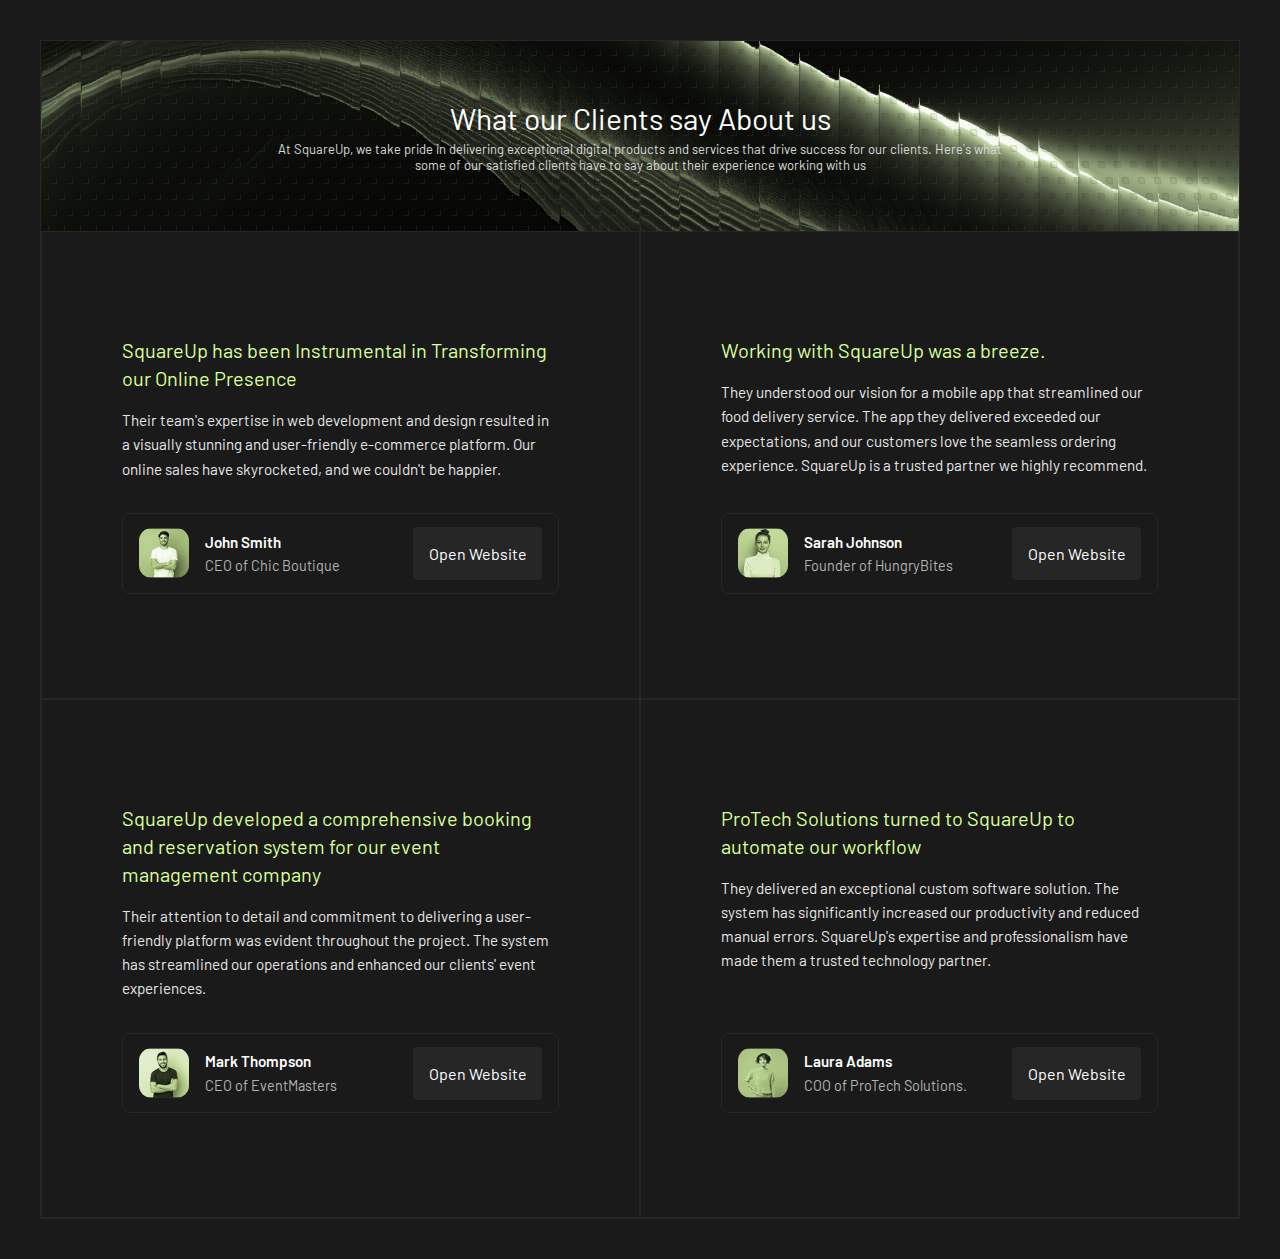
<file: client-page/client.html>
<!DOCTYPE html>
<html lang="en">
  <head>
    <meta charset="UTF-8" />
    <meta name="viewport" content="width=device-width, initial-scale=1.0" />
    <title>Document</title>
    <link rel="stylesheet" href="../global.css" />
    <link rel="stylesheet" href="main.css" />
  </head>
  <body>
   
        <!--Title-->
      <div class="title-area">
        <div class="title">What our Clients say About us</div>
        <div class="description">
          At SquareUp, we take pride in delivering exceptional digital products
          and services that drive success for our clients. Here's what some of
          our satisfied clients have to say about their experience working with
          us
        </div>
      </div>
      <!--Client Cards-->
      <div class="cards">
        <article class="card">
          <div class="text-container">
            <h3>
              SquareUp has been Instrumental in Transforming our Online Presence
            </h3>
            <p>
              Their team's expertise in web development and design resulted in a
              visually stunning and user-friendly e-commerce platform. Our
              online sales have skyrocketed, and we couldn't be happier.
            </p>
          </div>
          <div class="client">
            <div class="sub-container">
              <img src="media/Profile.png" alt="john" />
              <div class="client-info">
                <p class="name">John Smith</p>
                <p class="status">CEO of Chic Boutique</p>
              </div>
              <button>Open Website</button>
            </div>
          </div>
        </article>
        <article class="card">
          <div class="text-container">
            <h3>Working with SquareUp was a breeze.</h3>
            <p>
              They understood our vision for a mobile app that streamlined our
              food delivery service. The app they delivered exceeded our
              expectations, and our customers love the seamless ordering
              experience. SquareUp is a trusted partner we highly recommend.
            </p>
          </div>
          <div class="client">
            <div class="sub-container">
              <img src="media/Profile (1).png" alt="sarah" />
              <div class="client-info">
                <p class="name">Sarah Johnson</p>
                <p class="status">Founder of HungryBites</p>
              </div>
              <button>Open Website</button>
            </div>
          </div>
        </article>
        <article class="card">
          <div class="text-container">
            <h3>
              SquareUp developed a comprehensive booking and reservation system
              for our event management company
            </h3>
            <p>
              Their attention to detail and commitment to delivering a
              user-friendly platform was evident throughout the project. The
              system has streamlined our operations and enhanced our clients'
              event experiences.
            </p>
          </div>
          <div class="client">
            <div class="sub-container">
              <img src="media/Profile (2).png" alt="mark" />
              <div class="client-info">
                <p class="name">Mark Thompson</p>
                <p class="status">CEO of EventMasters</p>
              </div>
              <button>Open Website</button>
            </div>
          </div>
        </article>
        <article class="card">
          <div class="text-container">
            <h3>
              ProTech Solutions turned to SquareUp to automate our workflow
            </h3>
            <p>
              They delivered an exceptional custom software solution. The system
              has significantly increased our productivity and reduced manual
              errors. SquareUp's expertise and professionalism have made them a
              trusted technology partner.
            </p>
          </div>
          <div class="client">
            <div class="sub-container">
              <img src="media/Profile (3).png" alt="laura" />
              <div class="client-info">
                <p class="name">Laura Adams</p>
                <p class="status">COO of ProTech Solutions.</p>
              </div>
              <button>Open Website</button>
            </div>
          </div>
        </article>
      </div>
    
  </body>
</html>
</file>
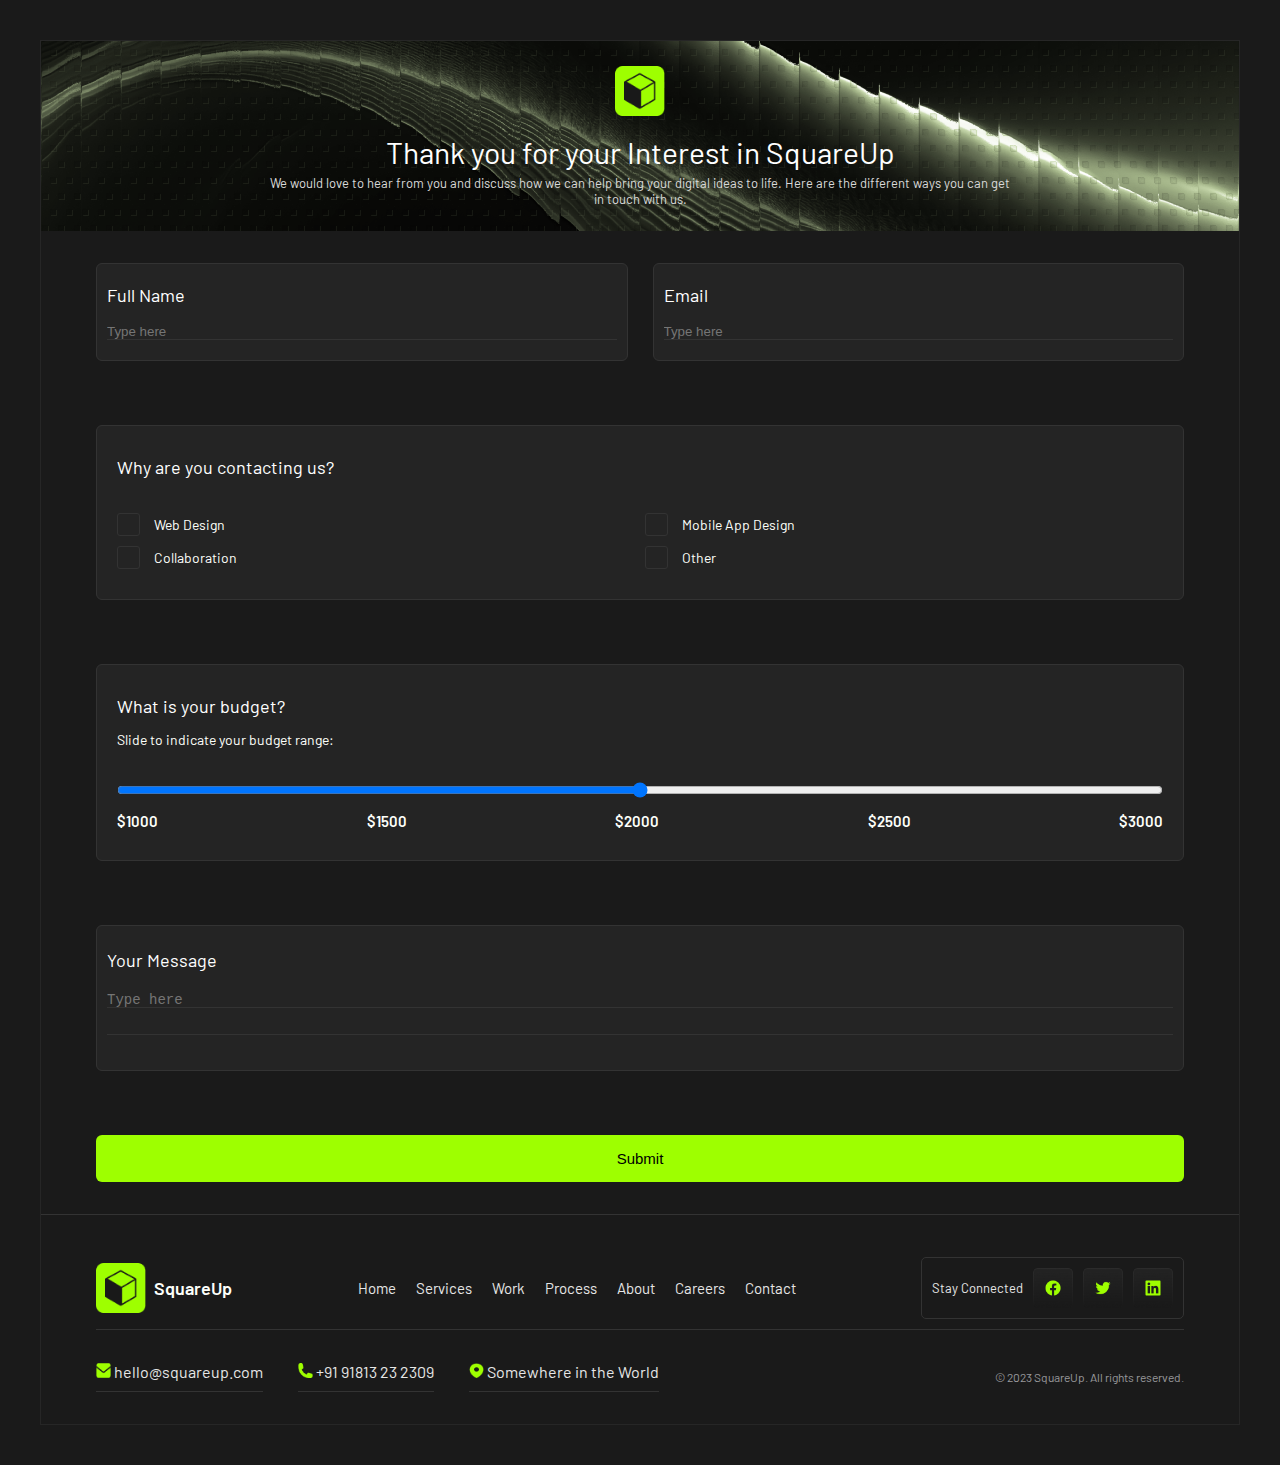
<file: register-page/register.html>
<!DOCTYPE html>
<html lang="en">
  <head>
    <meta charset="UTF-8" />
    <meta name="viewport" content="width=device-width, initial-scale=1.0" />
    <title>Register</title>
    <link rel="stylesheet" href="../global.css" />
    <link rel="stylesheet" href="main.css" />
  </head>
  <body>
    <div class="title-area">
      <div><img src="../Logo.png" alt="logo" id="logo" /></div>
      <div class="title">Thank you for your Interest in SquareUp</div>
      <div class="description">
        We would love to hear from you and discuss how we can help bring your
        digital ideas to life. Here are the different ways you can get in touch
        with us.
      </div>
      <button class="project">Start Project</button>
    </div>

    <section class="section">
      <form>
        <div class="info">
          <div class="info-box">
            <label for="fullName">Full Name</label>
            <input
              type="text"
              class="input-field"
              name="fullName"
              placeholder="Type here"
            />
          </div>

          <div class="info-box">
            <label for="email">Email</label>
            <input
              type="text"
              class="input-field"
              name="email"
              placeholder="Type here"
            />
          </div>
        </div>

        <div class="selection">
          <label for="options">Why are you contacting us?</label>
          <div class="options">
            <div class="select">
              <span class="check " onclick="selectOption(this)"></span>
              Web Design
            </div>
            <div class="select">
              <span class="check" onclick="selectOption(this)"></span>
              Mobile App Design
            </div>
            <div class="select">
              <span class="check " onclick="selectOption(this)"></span>
              Collaboration
            </div>
            <div class="select">
              <span class="check " onclick="selectOption(this)"></span>
              Other
            </div>
          </div>
        </div>

        <div class="budget">
          <label for="budget">What is your budget?</label>
          <p id="subtitle">Slide to indicate your budget range:</p>
          <input
            type="range"
            id="range-input"
            name="budget"
            min="1000"
            max="3000"
            step="500"
          />

          <div class="budget-values">
            <span>$1000</span>
            <span>$1500</span>
            <span>$2000</span>
            <span>$2500</span>
            <span>$3000</span>
          </div>
        </div>

        <div class="info-box message">
          <label for="message">Your Message</label>
          <textarea
            id="text-box"
            name="message"
            placeholder="Type here"
            rows="2"
          ></textarea>
        </div>

        <button type="submit" id="buton">Submit</button>
      </form>
    </section>

    <div class="footer-box">
      <section class="section">
        <div class="footer">
          <div class="logo-box">
            <img src="../Logo.png" alt="logo" id="footer-logo" />
            <span>SquareUp</span>
          </div>

          <div class="links">
            <a href="#">Home</a>
            <a href="#">Services</a>
            <a href="#">Work</a>
            <a href="#">Process</a>
            <a href="#">About</a>
            <a href="#">Careers</a>
            <a href="#">Contact</a>
          </div>

          <div class="socials">
            <span>Stay Connected</span>
            <img src="media/facebook.png" alt="facebook" class="icon" />
            <img src="media/twitter.png" alt="twitter" class="icon" />
            <img src="media/linkedin.png" alt="linkedin" class="icon" />
          </div>
        </div>

        <div class="contact-part">
          <div class="contact">
            <div class="contact-box">
              <img src="media/email.png" alt="email" class="contact-icon" />
              <span>hello@squareup.com</span>
            </div>

            <div class="contact-box">
              <img src="media/phone.png" alt="phone" class="contact-icon" />
              <span>+91 91813 23 2309</span>
            </div>

            <div class="contact-box">
              <img src="media/location.png" alt="location" class="contact-icon" />
              <span>Somewhere in the World</span>
            </div>
          </div>
          <span id="text">© 2023 SquareUp. All rights reserved.</span>
        </div>
      </section>
    </div>

    <script src="main.js"></script>
  </body>
</html>
</file>
<file: global.css>
@import url("https://fonts.googleapis.com/css2?family=Barlow:ital,wght@0,100;0,200;0,300;0,400;0,500;0,600;0,700;0,800;0,900;1,100;1,200;1,300;1,400;1,500;1,600;1,700;1,800;1,900&family=Work+Sans:ital,wght@0,100..900;1,100..900&display=swap");

* {
  margin: 0;
  padding: 0;
  box-sizing: border-box;
}

body {
  background-color: #1a1a1a;
  font-family: "Barlow", sans-serif;
  margin: 40px 40px;
  border: 1.5px solid #262626;
}

:root {
  --logo-green: #9eff00;
  --subheading: #d8ff99;
  --text: #e6e6e6;
  --button-input-bg: #262626;
  --title: #ffffff;
}

.title-area {
  position: relative;
  display: flex;
  flex-direction: column;
  align-items: center;
  justify-content: center;
  text-align: center;
  overflow: hidden;
  height: 190px;
  width: 100%;
  background-image: url("Container.png");
  background-position: center;
}

.title {
  font-size: 30px;
  color: var(--title);
}

.description {
  color: #d9d9d9;
  font-size: 13px;
  margin-top: 5px;
  max-width: 750px;
}

.section {
  padding: 2rem 55px;
}
</file>
<file: client-page/main.css>
@import url("https://fonts.googleapis.com/css2?family=Barlow:ital,wght@0,100;0,200;0,300;0,400;0,500;0,600;0,700;0,800;0,900;1,100;1,200;1,300;1,400;1,500;1,600;1,700;1,800;1,900&family=Work+Sans:ital,wght@0,100..900;1,100..900&display=swap");

.cards {
  display: grid;
  grid-template-columns: 1fr 1fr; 
}

.card {
  height: 100%;
  border: 1.5px solid #262626;
  padding: 6.5rem 5rem;
  display: flex;
  flex-direction: column;
  justify-content: space-between;
}

.card h3 {
  color: var(--subheading);
  font-size: 1.25rem;
  font-weight: 400;
  margin-bottom: 1rem;
  line-height: 1.4;
}

.card p {
  color: var(--text);
  font-size: 0.95rem;
  line-height: 1.6;
}

.client {
  margin-top: 2rem;
}

.sub-container {
  display: flex;
  align-items: center;
  justify-content: space-between;
  border: 1px solid #262626;
  gap: 1rem;
  padding: 0.8rem 1rem;
  border-radius: 8px;
}

.sub-container img {
  width: 50px;
  height: 50px;
  border-radius: 25%;
}

.client-info {
  flex: 1;
}

.client-info .name {
  color: var(--title);
  font-size: 0.95rem;
  font-weight: 600;
}

.client-info .status {
  color: #b3b3b3;
  font-size: 0.9rem;
}

.sub-container button {
  background-color: var(--button-input-bg);
  border: 0.1px solid var(--button-input-bg);
  color: var(--title);
  font-family: Barlow;
  font-size: 1rem;
  padding: 1rem 0.9rem;
  border-radius: 4px;
  cursor: pointer;
}

/* Responsive*/
@media (max-width:970px) {
  .cards{
    grid-template-columns: 1fr;
  }
  .sub-container button {
    display: none;
  }
}
</file>
<file: register-page/main.css>
:root {
  --border: #333333;
  --box-background: #242424;
  --text-2: #fdfffa;
}

.project {
  display: none;
}

#logo {
  width: 50px;
  height: 50px;
  margin-bottom: 15px;
}

form {
  display: grid;
  grid-template-columns: repeat(1, 1fr);
  gap: 4rem;
  align-items: center;
  justify-content: center;
}

.info {
  display: grid;
  grid-template-columns: repeat(2, 1fr);
  gap: 25px;
}

.info-box {
  display: flex;
  flex-direction: column;
  justify-content: center;
  gap: 10px;
  background-color: var(--box-background);
  border-radius: 6px;
  border: solid 1px var(--border);
  padding: 20px 10px;
}

.input-field {
  background-color: var(--box-background);
  border: none;
  border-bottom: var(--border) 1px solid;
  margin-top: 8px;
}

.input-field:focus {
  outline: none;
  border-bottom: var(--logo-green) 1px solid;
  color: var(--title);
}

label {
  color: var(--title);
  font-size: 18px;
}

.selection {
  background-color: var(--box-background);
  border-radius: 6px;
  border: solid 1px var(--border);
  padding: 30px 20px;
}

.options {
  display: grid;
  grid-template-columns: repeat(2, 1fr);
  gap: 10px;
  margin-top: 35px;
}

.select {
  color: var(--text-2);
  font-size: 14px;
  display: flex;
  align-items: center;
  gap: 14px;
}

.check {
  height: 23px;
  width: 23px;
  border: 1px solid var(--border);
  border-radius: 3px;
  position: relative;
  cursor: pointer;
  transition: all 0.3s ease;
}


.selected::after {
  content: url("media/tick.png");
  position: absolute;
  justify-content: center;
  width: 20px;
  height: 20px;
  display: flex;
}

.budget {
  display: flex;
  flex-direction: column;
  gap: 14px;
  background-color: var(--box-background);
  border-radius: 6px;
  border: solid 1px var(--border);
  padding: 30px 20px;
}


.budget-values {
  display: flex;
  justify-content: space-between;
  color: var(--text-2);
  font-size: 15px;
  font-weight: 600;
}

#subtitle {
  color: var(--text-2);
  font-size: 14px;
  margin-bottom: 20px;
}

#text-box {
  width: 100%;
  background-color: var(--box-background);
  border: none;
  color: #fff;
  font-size: 14px;
  padding: 6px 0;
  resize: none; 
  outline: none;
  line-height: 27px;
  background-image: linear-gradient(to top, var(--border) 1px, transparent 1px);
  background-size: 100% 27px;
}

.message {
  padding: 23px 10px;
}

#buton {
  background-color: var(--logo-green);
  color: #000000;
  font-size: 15px;
  border: none;
  border-radius: 6px;
  padding: 15px 0;
  cursor: pointer;
  transition: opacity 0.5s;
}

#buton:hover {
  opacity: 0.6;
}

.footer-box {
  border-top: var(--border) 1px solid;
} 

.footer {
  display: flex;
  justify-content: space-between;
  align-items: center;
  gap: 8px;
  padding: 10px 0;
  border-bottom: var(--border) 1px solid;
}

.logo-box {
  display: flex;
  align-items: center;
  gap: 8px;
  color: var(--text-2);
  font-size: 18px;
  font-weight: 600;
}

#footer-logo {
  width: 50px;
  height: 50px;
}

.links {
  display: flex;
  align-items: center;
  gap: 20px;
  color: var(--text-2);
  font-size: 15px;
  cursor: pointer;
}

.links a {
  text-decoration: none;
  color: var(--text);
}

.socials{
  display: flex;
  align-items: center;
  gap: 10px;
  color: var(--text);
  font-size: 13px;
  border: var(--border) 1px solid;
  border-radius: 5px;
  padding: 10px;
}

.icon{
  width: 40px;
  height: 40px;
}

.contact-part{
  display: flex;
  align-items: center;
  justify-content: space-between;
  color: var(--text);
  margin-top: 2rem;
}

.contact {
display: flex;
align-items: center;
justify-content: center;
gap: 35px;
}

.contact-box {
  border-bottom: var(--border) solid 1px;
  padding-bottom: 10px;
}

.contact-icon{
  width: 15px;
  height: 15px;
}

#text {
  color: #98989A;
  font-size: 12px;
}

@media (max-width:1155px) {
.project{
  display: block;
  background: var(--logo-green);
  border: none;
  color: #000;
  padding: 0.5rem 1rem;
  border-radius: 6px;
  text-decoration: none;
  margin-top: 7px;
  transition: opacity 0.3s;
}

#logo {
  margin-top: 10px;
}
}

@media (max-width: 1060px) {
  .footer {
    display: flex;
    flex-direction: column;
    gap: 30px;
  }
}

@media (max-width: 955px) {
  .contact-part {
    display: flex;
    flex-direction: column;
    gap: 30px;
  }
}

@media (max-width: 748px) {
  .contact {
    display: flex;
    flex-direction: column;
    gap: 30px;
  }

  .info {
    display: flex;
    flex-direction: column;
    gap: 40px;
  }
}

@media (max-width: 595px) {
  .links {
    display: flex;
    flex-direction: column;
  }

  .title {
    font-size: 20px;
  }

  .description {
    font-size: 11px;
  }

  .project{
    padding: 5px 10px;
  }
}
</file>
